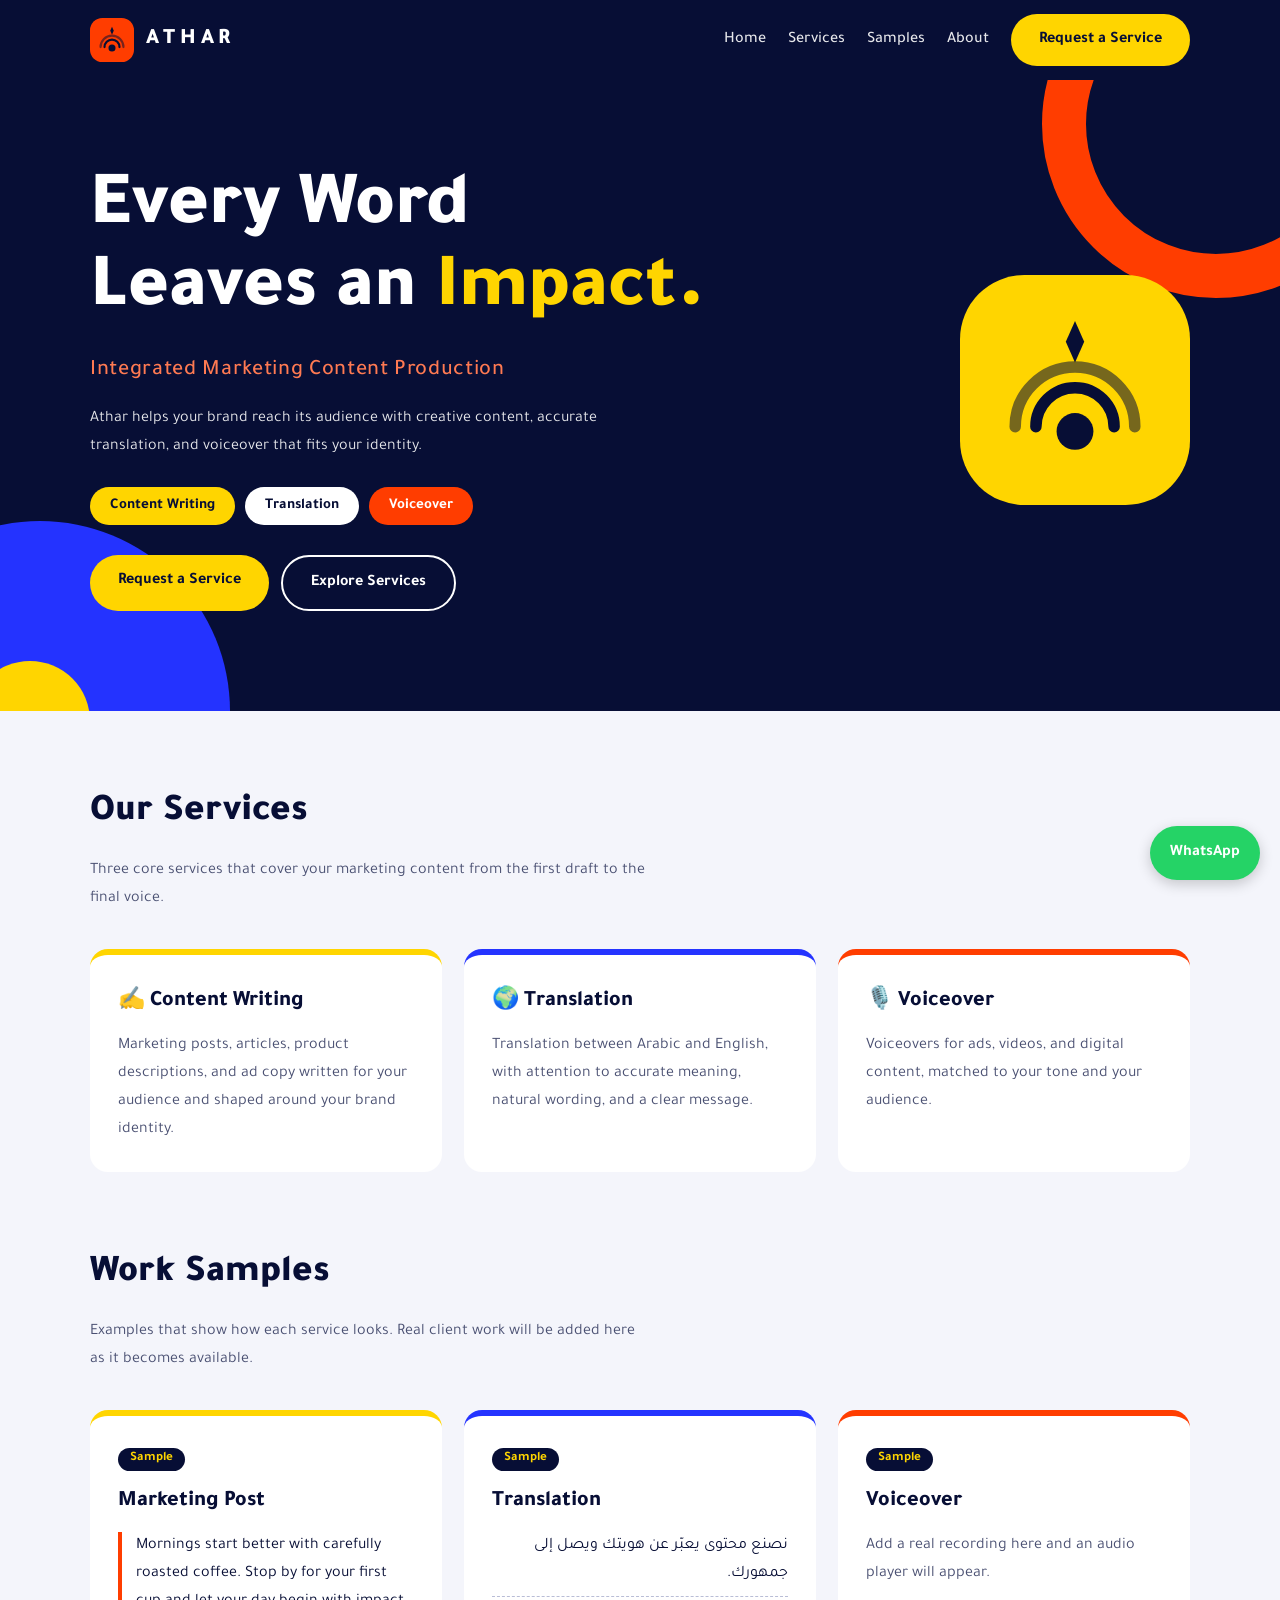
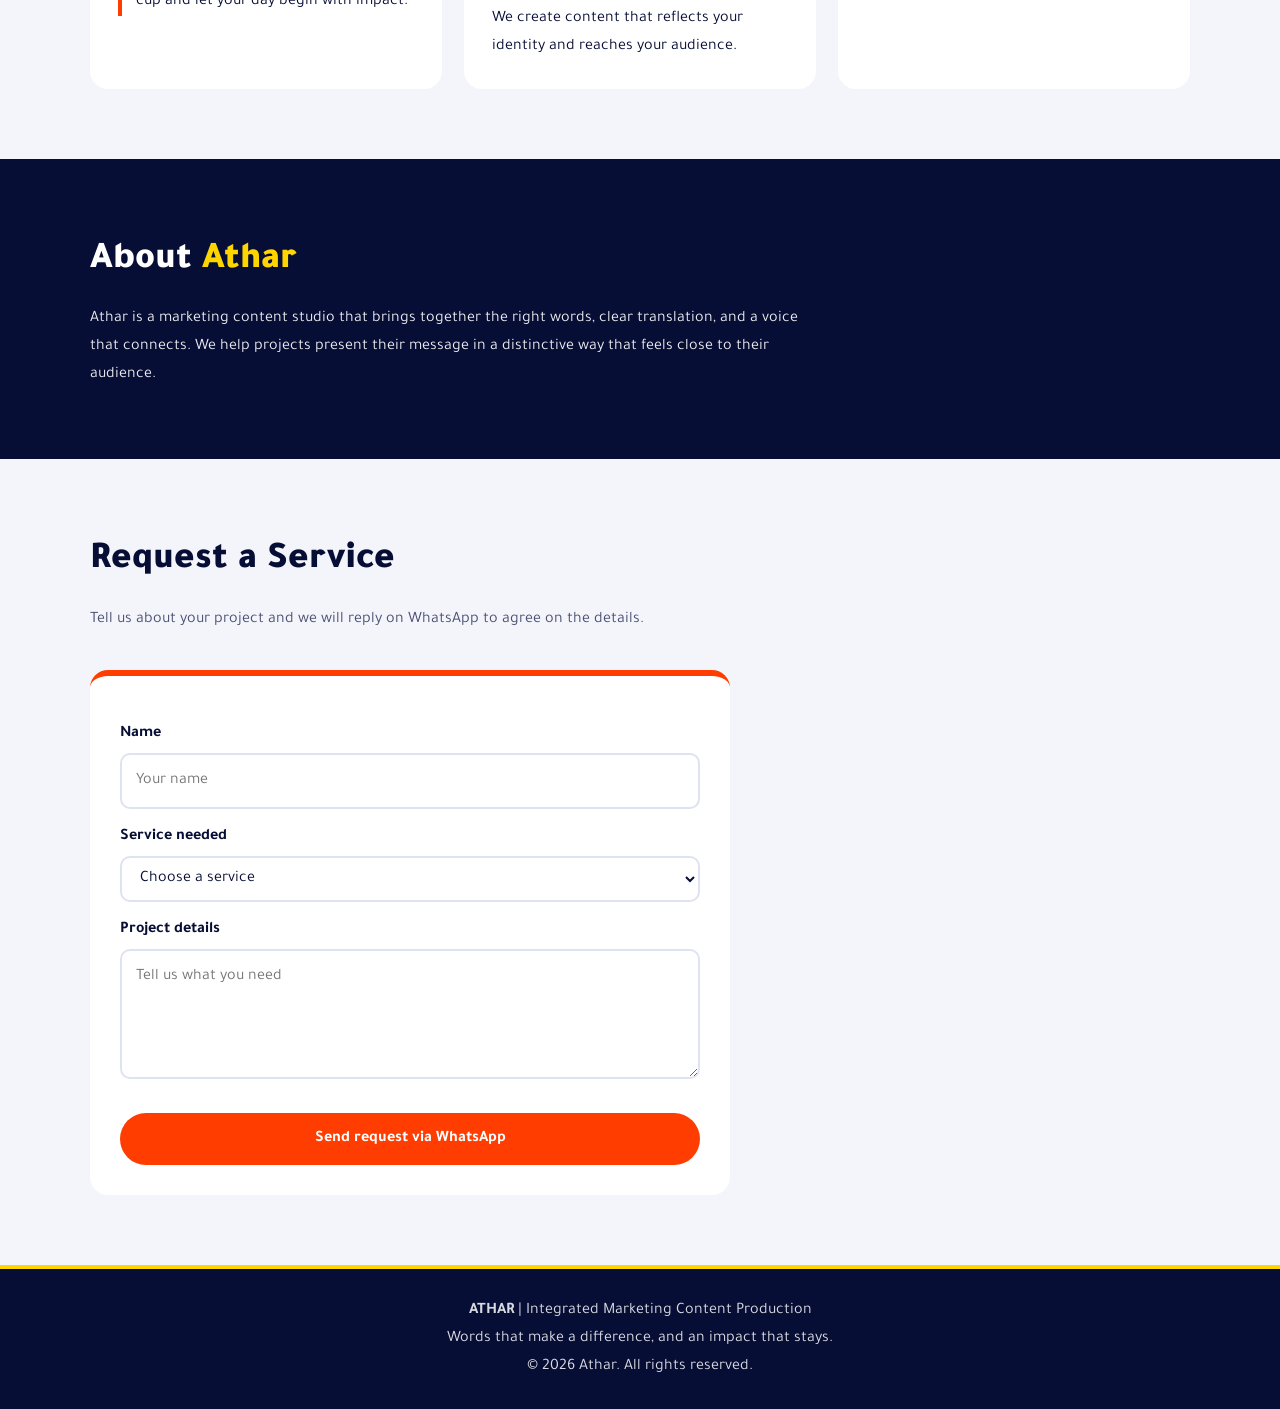
<file: index (1).html>
<!DOCTYPE html>
<html lang="en" dir="ltr">
<head>
  <meta charset="UTF-8">
  <meta name="viewport" content="width=device-width, initial-scale=1.0">
  <meta name="description" content="Athar: integrated marketing content production. Content writing, translation, and voiceover.">
  <meta name="theme-color" content="#070e35">
  <title>Athar | Integrated Marketing Content Production</title>

  <!-- Font: to change it, pick one from fonts.google.com, replace this link and the font-family in body -->
  <link rel="preconnect" href="https://fonts.googleapis.com">
  <link rel="preconnect" href="https://fonts.gstatic.com" crossorigin>
  <link href="https://fonts.googleapis.com/css2?family=Tajawal:wght@400;500;700;800;900&display=swap" rel="stylesheet">

  <style>
    * { box-sizing: border-box; margin: 0; padding: 0; }

    /* Colors: change the codes here and the whole site updates */
    :root {
      --navy: #070e35;     /* main dark color (cover background) */
      --yellow: #ffd500;   /* logo yellow */
      --orange: #ff3d00;   /* logo orange-red */
      --blue: #2433ff;     /* cover blue accent */
      --white: #ffffff;
      --paper: #f4f5fb;    /* light section background */
      --ink-soft: #4a5072; /* secondary text on light backgrounds */
    }

    body {
      font-family: 'Tajawal', Arial, sans-serif;
      background: var(--paper);
      color: var(--navy);
      line-height: 1.75;
    }

    a { text-decoration: none; color: inherit; }

    .container { width: 90%; max-width: 1100px; margin: auto; }

    /* ---------- Header ---------- */
    header {
      background: var(--navy);
      color: var(--white);
      padding: 14px 0;
      position: sticky;
      top: 0;
      z-index: 20;
    }

    .nav {
      display: flex;
      justify-content: space-between;
      align-items: center;
      gap: 18px;
      flex-wrap: wrap;
    }

    .brand { display: flex; align-items: center; gap: 12px; }
    .brand svg { width: 44px; height: 44px; }
    .brand span {
      font-weight: 900;
      font-size: 22px;
      letter-spacing: .22em;
    }

    nav { display: flex; align-items: center; gap: 22px; flex-wrap: wrap; }
    nav a { font-weight: 500; opacity: .9; }
    nav a:hover { color: var(--yellow); opacity: 1; }

    /* ---------- Buttons ---------- */
    .btn {
      display: inline-block;
      border: none;
      cursor: pointer;
      font: inherit;
      font-weight: 700;
      padding: 12px 28px;
      border-radius: 999px;
      transition: transform .15s;
    }
    .btn:hover { transform: translateY(-2px); }
    .btn-yellow, nav a.btn-yellow:hover { background: var(--yellow); color: var(--navy); opacity: 1; }
    .btn-orange { background: var(--orange); color: var(--white); }
    .btn-outline { border: 2px solid var(--white); color: var(--white); background: transparent; }

    /* ---------- Hero ---------- */
    .hero {
      background: var(--navy);
      color: var(--white);
      position: relative;
      overflow: hidden;
      padding: 90px 0 100px;
    }

    .hero::before {            /* orange ring, top right */
      content: "";
      position: absolute;
      top: -130px;
      right: -110px;
      width: 260px;
      height: 260px;
      border-radius: 50%;
      border: 44px solid var(--orange);
    }

    .hero::after {             /* blue circle, bottom left */
      content: "";
      position: absolute;
      bottom: -190px;
      left: -150px;
      width: 380px;
      height: 380px;
      border-radius: 50%;
      background: var(--blue);
    }

    .hero .dot {               /* yellow circle on top of the blue one */
      position: absolute;
      bottom: -70px;
      left: -30px;
      width: 120px;
      height: 120px;
      border-radius: 50%;
      background: var(--yellow);
      z-index: 1;
    }

    .hero-inner {
      position: relative;
      z-index: 2;
      display: grid;
      grid-template-columns: 1fr auto;
      align-items: center;
      gap: 50px;
    }

    .hero h1 {
      font-size: clamp(40px, 7vw, 76px);
      font-weight: 900;
      line-height: 1.08;
      margin-bottom: 18px;
    }
    .hero h1 em { font-style: normal; color: var(--yellow); }

    .hero .tagline {
      color: #ff7a52;
      font-size: clamp(17px, 2.4vw, 22px);
      font-weight: 500;
      letter-spacing: .03em;
      margin-bottom: 14px;
    }

    .hero p.lead { max-width: 560px; margin-bottom: 26px; opacity: .9; }

    .pills { display: flex; gap: 10px; flex-wrap: wrap; margin-bottom: 30px; }
    .pill {
      font-weight: 700;
      padding: 6px 20px;
      border-radius: 999px;
      font-size: 15px;
    }
    .pill.y { background: var(--yellow); color: var(--navy); }
    .pill.w { background: var(--white); color: var(--navy); }
    .pill.o { background: var(--orange); color: var(--white); }

    .hero-actions { display: flex; gap: 12px; flex-wrap: wrap; }

    .hero-logo { width: clamp(150px, 20vw, 230px); --tile: var(--yellow); }
    .hero-logo svg { width: 100%; height: auto; display: block; }

    /* ---------- Sections ---------- */
    section { padding: 70px 0; }

    .section-title {
      font-size: clamp(28px, 4vw, 38px);
      font-weight: 900;
      margin-bottom: 10px;
    }
    .section-sub { color: var(--ink-soft); max-width: 560px; margin-bottom: 36px; }

    .grid {
      display: grid;
      grid-template-columns: repeat(auto-fit, minmax(250px, 1fr));
      gap: 22px;
    }

    .card {
      background: var(--white);
      padding: 28px;
      border-radius: 18px;
      border-top: 6px solid var(--yellow);
    }
    .card.c-blue { border-top-color: var(--blue); }
    .card.c-orange { border-top-color: var(--orange); }

    .card h3 { font-size: 22px; font-weight: 800; margin-bottom: 10px; }
    .card p { color: var(--ink-soft); }

    /* Samples */
    .tag {
      display: inline-block;
      font-size: 13px;
      font-weight: 700;
      background: var(--navy);
      color: var(--yellow);
      padding: 0 12px;
      border-radius: 999px;
      margin-bottom: 12px;
    }

    .card p.sample-text {
      border-left: 4px solid var(--orange);
      padding-left: 14px;
      color: var(--navy);
    }

    .pair p.ar {
      direction: rtl;
      text-align: right;
      margin-bottom: 8px;
      color: var(--navy);
    }
    .pair p.en {
      border-top: 1px dashed #b9bdd6;
      padding-top: 8px;
      color: var(--navy);
    }

    .card audio { width: 100%; margin-top: 10px; }

    /* About */
    .about { background: var(--navy); color: var(--white); }
    .about .section-title span { color: var(--yellow); }
    .about p { max-width: 720px; opacity: .92; }

    /* Contact */
    .contact-form {
      max-width: 640px;
      background: var(--white);
      padding: 30px;
      border-radius: 18px;
      border-top: 6px solid var(--orange);
    }

    label { display: block; margin: 14px 0 5px; font-weight: 700; }

    input, select, textarea {
      width: 100%;
      padding: 12px 14px;
      border: 2px solid #dfe2f0;
      border-radius: 10px;
      font: inherit;
      background: var(--white);
      color: var(--navy);
    }
    textarea { min-height: 130px; resize: vertical; }

    .contact-form button { margin-top: 22px; width: 100%; }

    /* Footer + WhatsApp */
    footer {
      background: var(--navy);
      color: var(--white);
      text-align: center;
      padding: 28px 10px;
      border-top: 4px solid var(--yellow);
    }
    footer p { opacity: .85; }

    .whatsapp {
      position: fixed;
      bottom: 20px;
      right: 20px;
      background: #25d366;
      color: var(--white);
      padding: 13px 20px;
      border-radius: 999px;
      font-weight: 700;
      box-shadow: 0 4px 14px #0003;
      z-index: 30;
    }

    a:focus-visible, button:focus-visible, input:focus-visible,
    select:focus-visible, textarea:focus-visible {
      outline: 3px solid var(--yellow);
      outline-offset: 2px;
    }

    @media (max-width: 760px) {
      .hero { padding: 60px 0 90px; }
      .hero-inner { grid-template-columns: 1fr; }
      .hero-logo { order: -1; width: 90px; }
      .hero::before { width: 170px; height: 170px; border-width: 30px; top: -90px; right: -70px; }
      .nav { justify-content: center; }
      nav { justify-content: center; gap: 14px; }
    }
  </style>
</head>

<body>

  <!-- Reusable logo mark (drawn in SVG, no image file needed) -->
  <svg width="0" height="0" style="position:absolute" aria-hidden="true">
    <symbol id="mark" viewBox="0 0 100 100">
      <rect width="100" height="100" rx="28" fill="var(--tile, #ff3d00)"/>
      <path d="M24 66 A26 26 0 0 1 76 66" fill="none" stroke="#070e35" stroke-opacity=".55" stroke-width="5" stroke-linecap="round"/>
      <path d="M33 66 A17 17 0 0 1 67 66" fill="none" stroke="#070e35" stroke-width="5" stroke-linecap="round"/>
      <circle cx="50" cy="68" r="8" fill="#070e35"/>
      <polygon points="50,20 54,29 50,38 46,29" fill="#070e35"/>
    </symbol>
  </svg>

  <header>
    <div class="container nav">
      <a href="#home" class="brand" aria-label="Athar home">
        <svg><use href="#mark"/></svg>
        <span>ATHAR</span>
      </a>

      <nav>
        <a href="#home">Home</a>
        <a href="#services">Services</a>
        <a href="#samples">Samples</a>
        <a href="#about">About</a>
        <a href="#contact" class="btn btn-yellow">Request a Service</a>
      </nav>
    </div>
  </header>

  <main>
    <section class="hero" id="home">
      <span class="dot"></span>
      <div class="container hero-inner">
        <div>
          <h1>Every Word<br>Leaves an <em>Impact.</em></h1>
          <p class="tagline">Integrated Marketing Content Production</p>
          <p class="lead">
            Athar helps your brand reach its audience with creative content,
            accurate translation, and voiceover that fits your identity.
          </p>

          <div class="pills">
            <span class="pill y">Content Writing</span>
            <span class="pill w">Translation</span>
            <span class="pill o">Voiceover</span>
          </div>

          <div class="hero-actions">
            <a href="#contact" class="btn btn-yellow">Request a Service</a>
            <a href="#services" class="btn btn-outline">Explore Services</a>
          </div>
        </div>

        <div class="hero-logo" aria-hidden="true">
          <svg viewBox="0 0 100 100"><use href="#mark"/></svg>
        </div>
      </div>
    </section>

    <section id="services">
      <div class="container">
        <h2 class="section-title">Our Services</h2>
        <p class="section-sub">Three core services that cover your marketing content from the first draft to the final voice.</p>

        <div class="grid">
          <article class="card">
            <h3>✍️ Content Writing</h3>
            <p>
              Marketing posts, articles, product descriptions, and ad copy
              written for your audience and shaped around your brand identity.
            </p>
          </article>

          <article class="card c-blue">
            <h3>🌍 Translation</h3>
            <p>
              Translation between Arabic and English, with attention to
              accurate meaning, natural wording, and a clear message.
            </p>
          </article>

          <article class="card c-orange">
            <h3>🎙️ Voiceover</h3>
            <p>
              Voiceovers for ads, videos, and digital content, matched to
              your tone and your audience.
            </p>
          </article>
        </div>
      </div>
    </section>

    <section id="samples" style="padding-top:0">
      <div class="container">
        <h2 class="section-title">Work Samples</h2>
        <p class="section-sub">Examples that show how each service looks. Real client work will be added here as it becomes available.</p>

        <div class="grid">
          <!-- Writing sample: replace with your real text -->
          <article class="card">
            <span class="tag">Sample</span>
            <h3>Marketing Post</h3>
            <p class="sample-text">
              Mornings start better with carefully roasted coffee.
              Stop by for your first cup and let your day begin with impact.
            </p>
          </article>

          <!-- Translation sample: replace with your real text -->
          <article class="card c-blue pair">
            <span class="tag">Sample</span>
            <h3>Translation</h3>
            <p class="ar">نصنع محتوى يعبّر عن هويتك ويصل إلى جمهورك.</p>
            <p class="en">We create content that reflects your identity and reaches your audience.</p>
          </article>

          <!-- Voiceover sample -->
          <article class="card c-orange">
            <span class="tag">Sample</span>
            <h3>Voiceover</h3>
            <p>Add a real recording here and an audio player will appear.</p>
            <!--
              To add your recording: upload the file to a folder named "samples" in the repository,
              then remove the comment markers around the next line and fix the file name:
              <audio controls src="samples/voice.mp3"></audio>
            -->
          </article>
        </div>
      </div>
    </section>

    <section class="about" id="about">
      <div class="container">
        <h2 class="section-title">About <span>Athar</span></h2>
        <p>
          Athar is a marketing content studio that brings together the right
          words, clear translation, and a voice that connects. We help
          projects present their message in a distinctive way that feels
          close to their audience.
        </p>
      </div>
    </section>

    <section id="contact">
      <div class="container">
        <h2 class="section-title">Request a Service</h2>
        <p class="section-sub">Tell us about your project and we will reply on WhatsApp to agree on the details.</p>

        <form class="contact-form" id="requestForm">
          <label for="name">Name</label>
          <input id="name" name="name" required placeholder="Your name">

          <label for="service">Service needed</label>
          <select id="service" name="service" required>
            <option value="">Choose a service</option>
            <option>Content Writing</option>
            <option>Translation</option>
            <option>Voiceover</option>
            <option>More than one service</option>
          </select>

          <label for="details">Project details</label>
          <textarea id="details" name="details" required
                    placeholder="Tell us what you need"></textarea>

          <button type="submit" class="btn btn-orange">Send request via WhatsApp</button>
        </form>
      </div>
    </section>
  </main>

  <footer>
    <p><strong>ATHAR</strong> | Integrated Marketing Content Production</p>
    <p>Words that make a difference, and an impact that stays.</p>
    <p>© 2026 Athar. All rights reserved.</p>
  </footer>

  <a class="whatsapp"
     href="https://wa.me/970597104030"
     target="_blank"
     rel="noopener noreferrer">
    WhatsApp
  </a>

  <script>
    const form = document.getElementById("requestForm");

    form.addEventListener("submit", function(event) {
      event.preventDefault();

      const name = document.getElementById("name").value.trim();
      const service = document.getElementById("service").value;
      const details = document.getElementById("details").value.trim();

      const message =
        "Hello Athar, I would like to request a service.\n" +
        "Name: " + name + "\n" +
        "Service: " + service + "\n" +
        "Project details: " + details;

      const whatsappURL =
        "https://wa.me/970597104030?text=" +
        encodeURIComponent(message);

      window.open(whatsappURL, "_blank");
    });
  </script>

</body>
</html>
</file>
